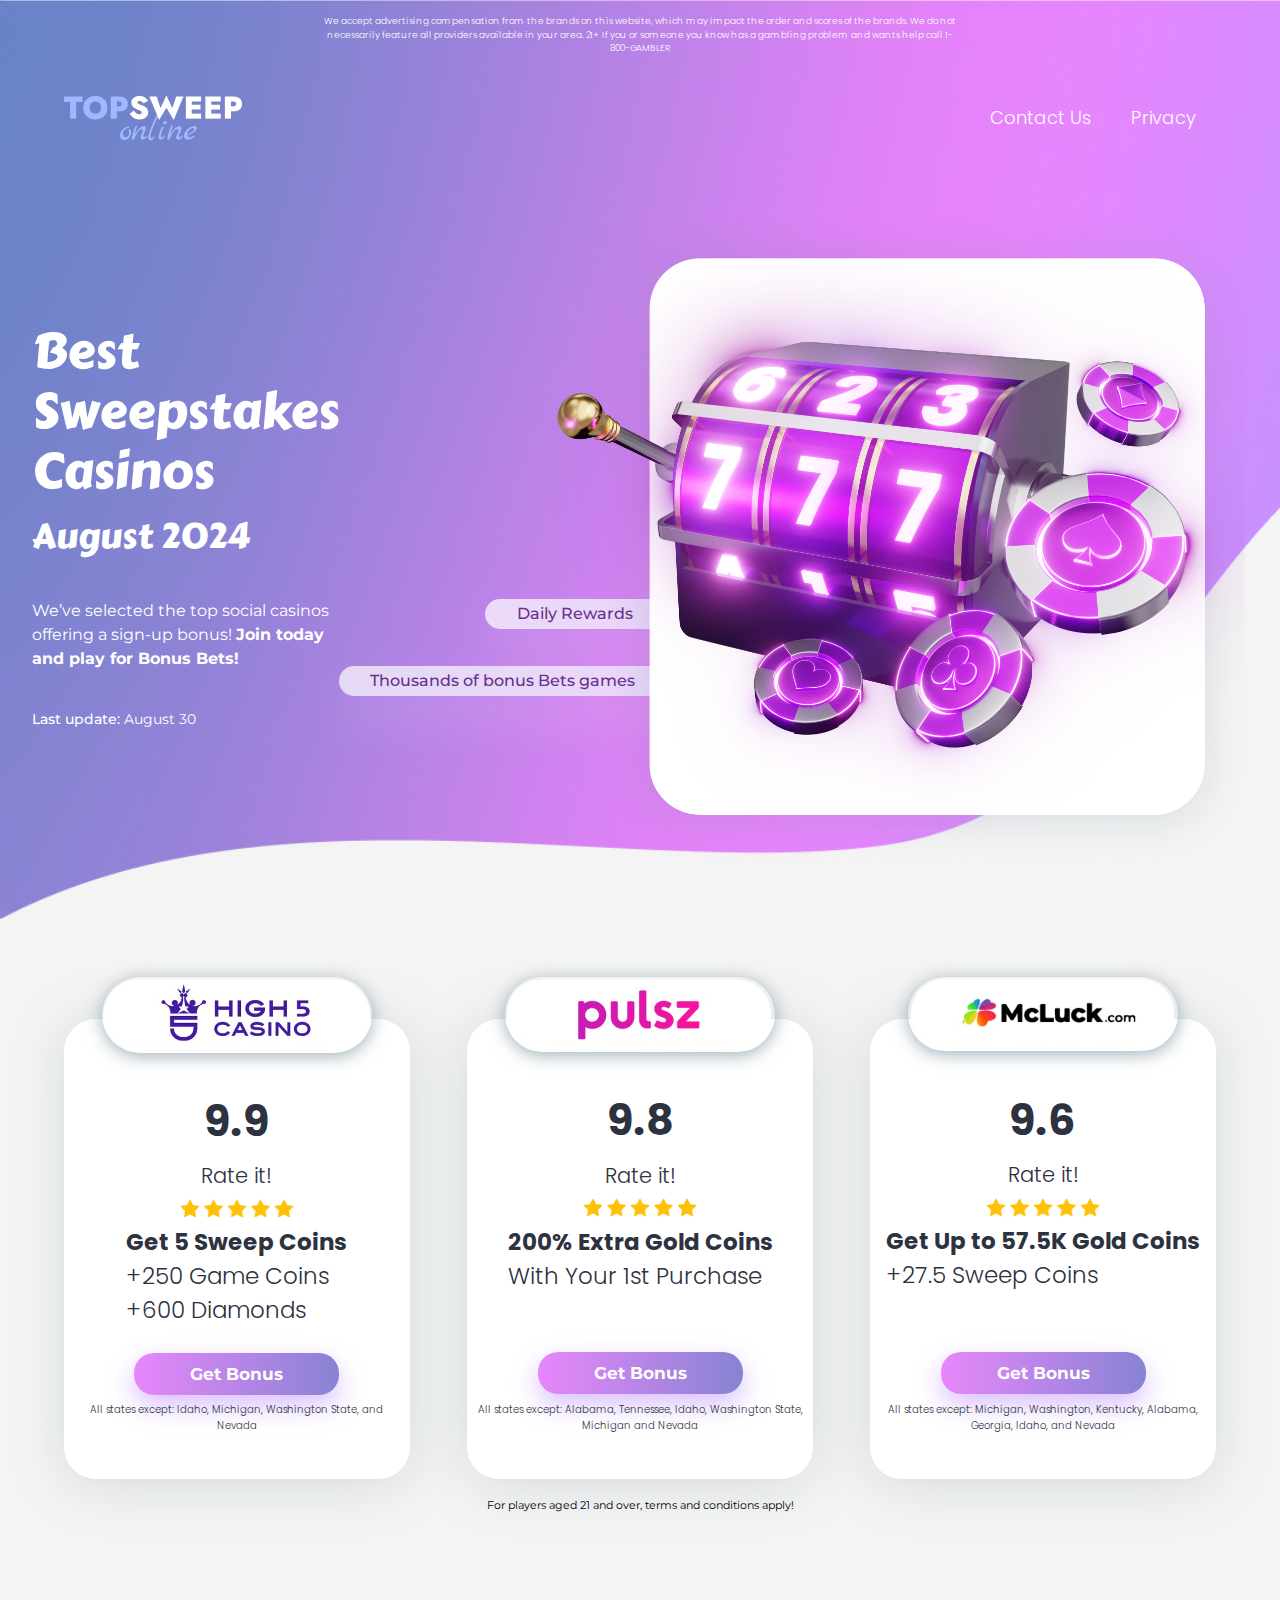
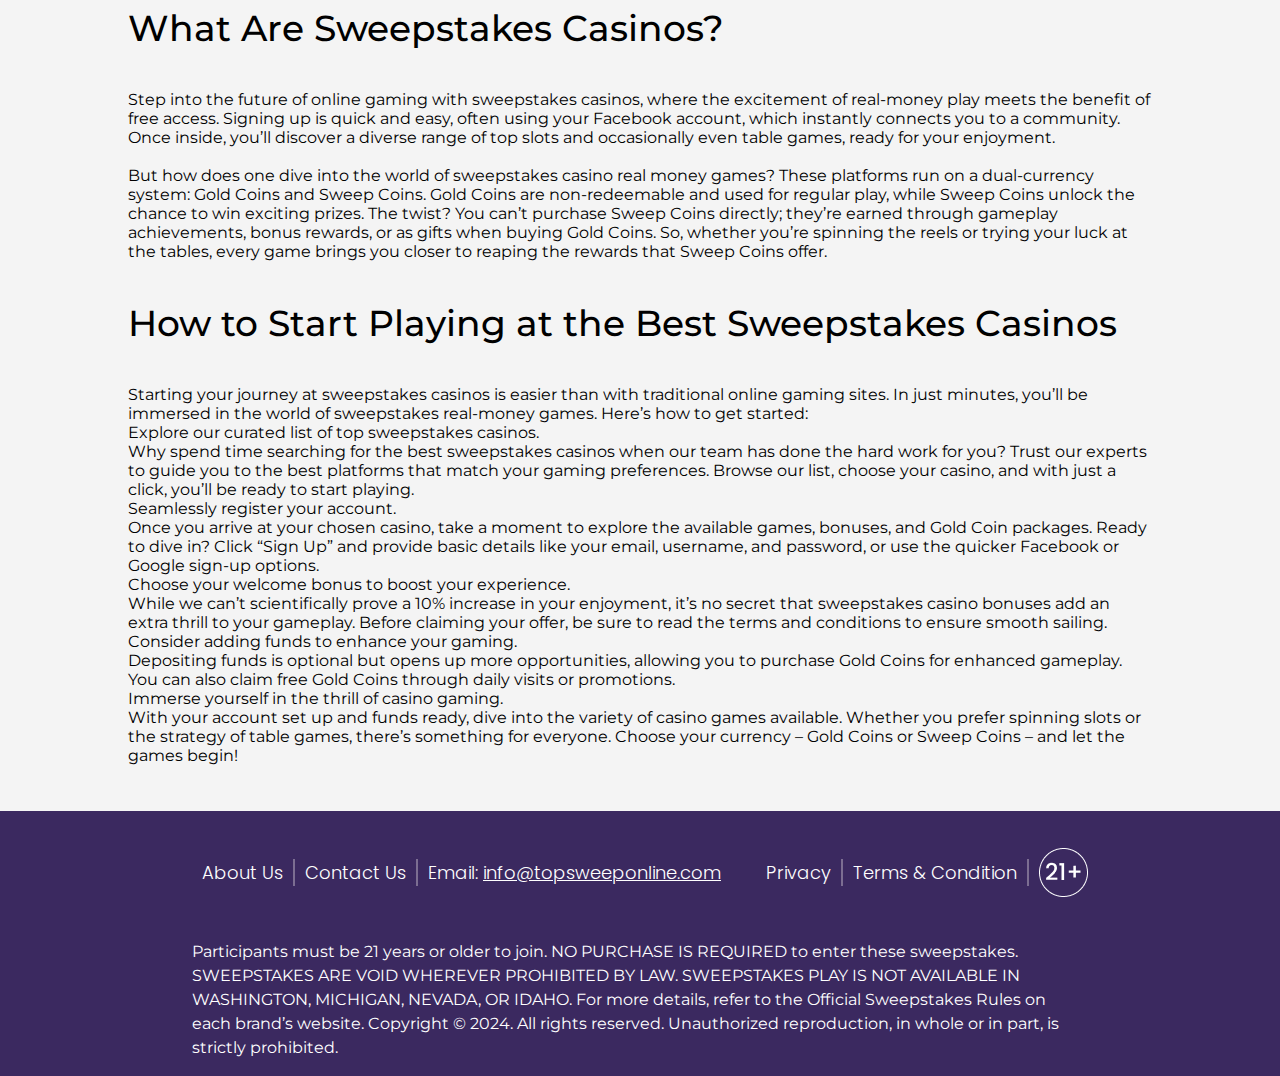
<file: index.html>
<!DOCTYPE html>
<html lang="en">
<head>
    <meta charset="UTF-8">
    <meta name="viewport" content="width=device-width, initial-scale=1.0">
    <title>TOPSWEEP online</title>
    <link rel="stylesheet" href="style/css.css">
    <link rel="shortcut icon" href="img/logo.png" type="image/x-icon">
</head>
<body>
    <div class="big_fon">
    <div class="top">
        <div class="top_blokc">
            <p>We accept advertising compensation from the brands on this website, which may impact the order and scores of the brands. We do not necessarily feature all providers available in your area. 21+ If you or someone you know has a gambling problem and wants help call 1-800-GAMBLER</p>
            <div class="top_cont">
                <img src="img/logo.png" alt="">
                <div class="top_text">
                    <a href="#contact">Contact Us</a>
                    <a href="privacy.html">Privacy</a>
                </div>
            </div>
        </div>
    </div>

    <div class="best">
        <div class="best_blokc">
            <div class="best_cont">
                <h1>Best Sweepstakes Casinos <span> August 2024 </span> </h1>
                <p>We’ve selected the top social casinos offering a sign-up bonus! <b>Join today and play for Bonus Bets!</b></p>
                <h5>Last update: <span> August 30 </span> </h5>
            </div>
            <div class="best_text">
                <h3>Daily Rewards</h3>
                <h4>Thousands of bonus Bets games</h4>
            </div>
            <img src="img/image.png" alt="">
        </div>
    </div>
</div>
    <div class="pulsz">
        <div class="pulsz_blokc">
            <div class="pulsz_cont">
                <img class="top_img" src="img/img-1.png" alt="">
                <h1>9.9</h1>
                <h2>Rate it!</h2>
                <img src="img/star.png" alt="">
                <div class="text_pulsz">
                <h3>Get 5 Sweep Coins</h3>
                <p>+250 Game Coins</p>
                <h4>+600 Diamonds</h4>
            </div>
                <a href="">Get Bonus</a>
                <p class="small">
                    All states except: Idaho, Michigan, Washington State, and Nevada
                </p>
            </div>
            <div class="pulsz_cont">
                <img class="top_img" src="img/img-2.png" alt="">
                <h1>9.8</h1>
                <h2>Rate it!</h2>
                <img src="img/star.png" alt="">
                <div class="text_pulsz">
                <h3>200% Extra Gold Coins</h3>
                <p>With Your 1st Purchase</p>
                </div>
                <a href="">Get Bonus</a>
                <p class="small">
                    All states except: Alabama, Tennessee, Idaho, Washington State, Michigan and Nevada
                </p>
            </div>
            <div class="pulsz_cont">
                <img class="top_img" src="img/img-3.png" alt="">
                <h1>9.6</h1>
                <h2>Rate it!</h2>
                <img src="img/star.png" alt="">
                <div class="text_pulsz">
                <h3>Get Up to 57.5K Gold Coins</h3>
                <p>+27.5 Sweep Coins</p>
                </div>
                <a href="">Get Bonus</a>
                <p class="small">
                    All states except: Michigan, Washington, Kentucky, Alabama, Georgia, Idaho, and Nevada
                </p>
            </div>
        </div>
    </div>


    <div class="text">
        <h5>For players aged 21 and over, terms and conditions apply!</h5>
    </div>

    <div class="sweepstakes" id="about">
        <div class="sweepstakes_blokc">
            <h1>What Are Sweepstakes Casinos? </h1>
            <p>
                Step into the future of online gaming with sweepstakes casinos, where the excitement of real-money play meets the benefit of free access. Signing up is quick and easy, often using your Facebook account, which instantly connects you to a community. Once inside, you’ll discover a diverse range of top slots and occasionally even table games, ready for your enjoyment.  
                <br><br>
                But how does one dive into the world of sweepstakes casino real money games? These platforms run on a dual-currency system: Gold Coins and Sweep Coins. Gold Coins are non-redeemable and used for regular play, while Sweep Coins unlock the chance to win exciting prizes. The twist? You can’t purchase Sweep Coins directly; they’re earned through gameplay achievements, bonus rewards, or as gifts when buying Gold Coins. So, whether you’re spinning the reels or trying your luck at the tables, every game brings you closer to reaping the rewards that Sweep Coins offer.
            </p>
            <h1>How to Start Playing at the Best Sweepstakes Casinos</h1>
            <p>
                Starting your journey at sweepstakes casinos is easier than with traditional online gaming sites. In just minutes, you’ll be immersed in the world of sweepstakes real-money games. Here’s how to get started: <br>  
                Explore our curated list of top sweepstakes casinos. <br>  
                Why spend time searching for the best sweepstakes casinos when our team has done the hard work for you? Trust our experts to guide you to the best platforms that match your gaming preferences. Browse our list, choose your casino, and with just a click, you’ll be ready to start playing. <br>  
                Seamlessly register your account. <br>  
                Once you arrive at your chosen casino, take a moment to explore the available games, bonuses, and Gold Coin packages. Ready to dive in? Click “Sign Up” and provide basic details like your email, username, and password, or use the quicker Facebook or Google sign-up options. <br>
                Choose your welcome bonus to boost your experience. <br>  
                While we can’t scientifically prove a 10% increase in your enjoyment, it’s no secret that sweepstakes casino bonuses add an extra thrill to your gameplay. Before claiming your offer, be sure to read the terms and conditions to ensure smooth sailing.  
                Consider adding funds to enhance your gaming. <br>  
                Depositing funds is optional but opens up more opportunities, allowing you to purchase Gold Coins for enhanced gameplay. You can also claim free Gold Coins through daily visits or promotions. <br>  
                Immerse yourself in the thrill of casino gaming. <br>  
                With your account set up and funds ready, dive into the variety of casino games available. Whether you prefer spinning slots or the strategy of table games, there’s something for everyone. Choose your currency – Gold Coins or Sweep Coins – and let the games begin!
            </p>
        </div>
    </div>

    <div class="about" id="contact">
        <div class="about_blokc">
            <div class="about_blokc_1">
                <a href="#about">About Us</a>
                <a href="#contact">Contact Us</a>
                <p>Email: <span> info@topsweeponline.com </span></p>
            </div>
            <div class="about_blokc_1">
                <a href="privacy.html">Privacy</a>
                <a href="terms.html">Terms & Condition</a>
                <img src="img/link.png" alt="">
            </div>
        </div>
    </div>
    <div class="must">
        <h3>Participants must be 21 years or older to join. NO PURCHASE IS REQUIRED to enter these sweepstakes. SWEEPSTAKES ARE VOID WHEREVER PROHIBITED BY LAW. SWEEPSTAKES PLAY IS NOT AVAILABLE IN WASHINGTON, MICHIGAN, NEVADA, OR IDAHO. For more details, refer to the Official Sweepstakes Rules on each brand’s website. Copyright © 2024. All rights reserved. Unauthorized reproduction, in whole or in part, is strictly prohibited.</h3>
    </div>
    
</body>
</html>
</file>
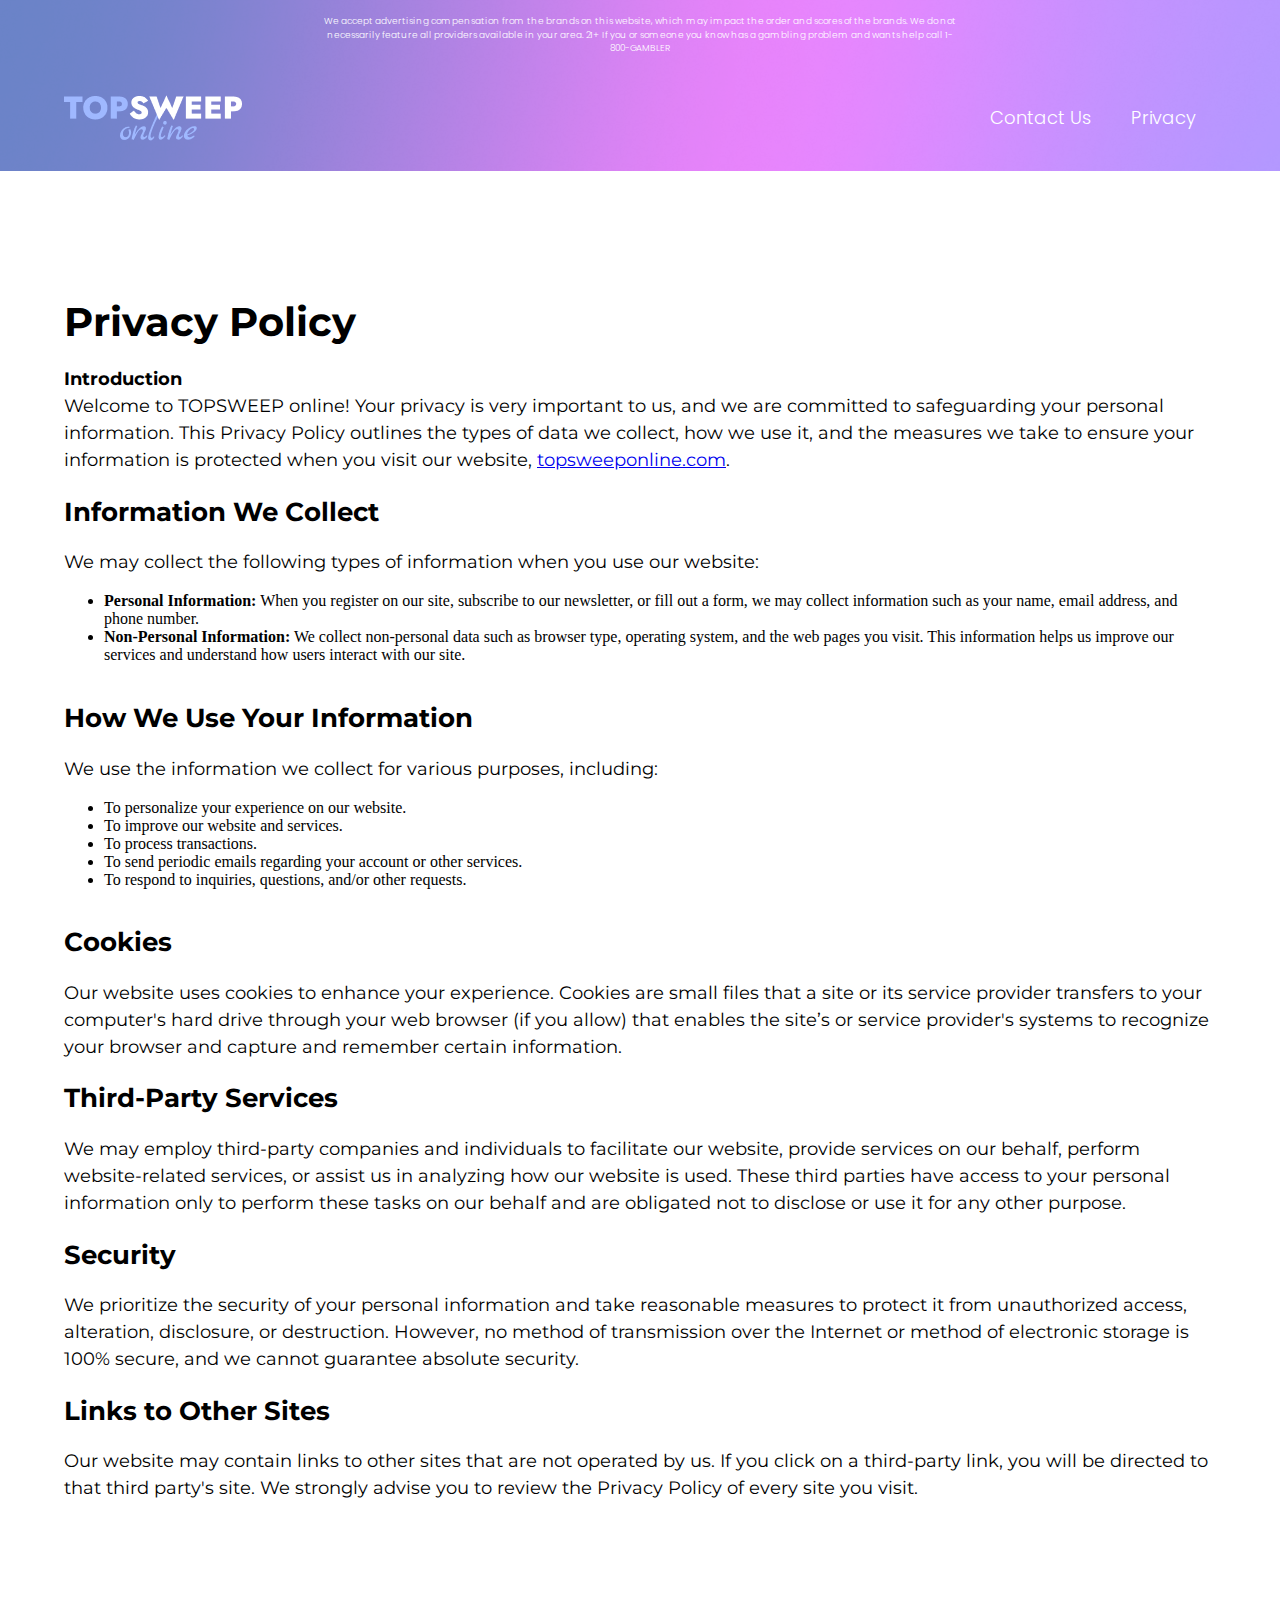
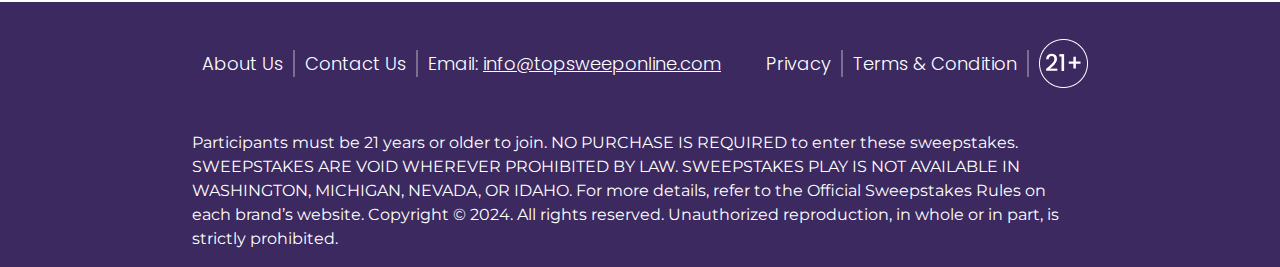
<file: privacy.html>
<!DOCTYPE html>
<html lang="en">
<head>
    <meta charset="UTF-8">
    <meta name="viewport" content="width=device-width, initial-scale=1.0">
    <title>TOPSWEEP online</title>
    <link rel="stylesheet" href="style/css.css">
    <link rel="shortcut icon" href="img/logo.png" type="image/x-icon">
</head>
<body>
    <div class="big_fon" style="background: url(img/privacy_bg.png);background-size: cover;">
    <div class="top">
        <div class="top_blokc">
            <p>We accept advertising compensation from the brands on this website, which may impact the order and scores of the brands. We do not necessarily feature all providers available in your area. 21+ If you or someone you know has a gambling problem and wants help call 1-800-GAMBLER</p>
            <div class="top_cont">
                <img src="img/logo.png" alt="">
                <div class="top_text">
                    <a href="#contact">Contact Us</a>
                    <a href="privacy.html">Privacy</a>
                </div>
            </div>
        </div>
    </div>
</div>
<div class="text_container">
    <div class="text_block privacy_text">
        <h1>Privacy Policy</h1>

        <p><strong>Introduction</strong></p>
        <p>Welcome to TOPSWEEP online! Your privacy is very important to us, and we are committed to safeguarding your personal information. This Privacy Policy outlines the types of data we collect, how we use it, and the measures we take to ensure your information is protected when you visit our website, <a href="topsweeponline.com">topsweeponline.com</a>.</p>

        <h2>Information We Collect</h2>
        <p>We may collect the following types of information when you use our website:</p>
        <ul>
            <li><strong>Personal Information:</strong> When you register on our site, subscribe to our newsletter, or fill out a form, we may collect information such as your name, email address, and phone number.</li>
            <li><strong>Non-Personal Information:</strong> We collect non-personal data such as browser type, operating system, and the web pages you visit. This information helps us improve our services and understand how users interact with our site.</li>
        </ul>

        <h2>How We Use Your Information</h2>
        <p>We use the information we collect for various purposes, including:</p>
        <ul>
            <li>To personalize your experience on our website.</li>
            <li>To improve our website and services.</li>
            <li>To process transactions.</li>
            <li>To send periodic emails regarding your account or other services.</li>
            <li>To respond to inquiries, questions, and/or other requests.</li>
        </ul>

        <h2>Cookies</h2>
        <p>Our website uses cookies to enhance your experience. Cookies are small files that a site or its service provider transfers to your computer's hard drive through your web browser (if you allow) that enables the site’s or service provider's systems to recognize your browser and capture and remember certain information.</p>

        <h2>Third-Party Services</h2>
        <p>We may employ third-party companies and individuals to facilitate our website, provide services on our behalf, perform website-related services, or assist us in analyzing how our website is used. These third parties have access to your personal information only to perform these tasks on our behalf and are obligated not to disclose or use it for any other purpose.</p>

        <h2>Security</h2>
        <p>We prioritize the security of your personal information and take reasonable measures to protect it from unauthorized access, alteration, disclosure, or destruction. However, no method of transmission over the Internet or method of electronic storage is 100% secure, and we cannot guarantee absolute security.</p>

        <h2>Links to Other Sites</h2>
        <p>Our website may contain links to other sites that are not operated by us. If you click on a third-party link, you will be directed to that third party's site. We strongly advise you to review the Privacy Policy of every site you visit.</p>
    
    </div>
</div>



    <div class="about" id="contact">
        <div class="about_blokc">
            <div class="about_blokc_1">
                <a href="index.html#about">About Us</a>
                <a href="#contact">Contact Us</a>
                <p>Email: <span> info@topsweeponline.com </span></p>
            </div>
            <div class="about_blokc_1">
                <a href="privacy.html">Privacy</a>
                <a href="terms.html">Terms & Condition</a>
                <img src="img/link.png" alt="">
            </div>
        </div>
    </div>
    <div class="must">
        <h3>Participants must be 21 years or older to join. NO PURCHASE IS REQUIRED to enter these sweepstakes. SWEEPSTAKES ARE VOID WHEREVER PROHIBITED BY LAW. SWEEPSTAKES PLAY IS NOT AVAILABLE IN WASHINGTON, MICHIGAN, NEVADA, OR IDAHO. For more details, refer to the Official Sweepstakes Rules on each brand’s website. Copyright © 2024. All rights reserved. Unauthorized reproduction, in whole or in part, is strictly prohibited.</h3>
    </div>
    
</body>
</html>
</file>
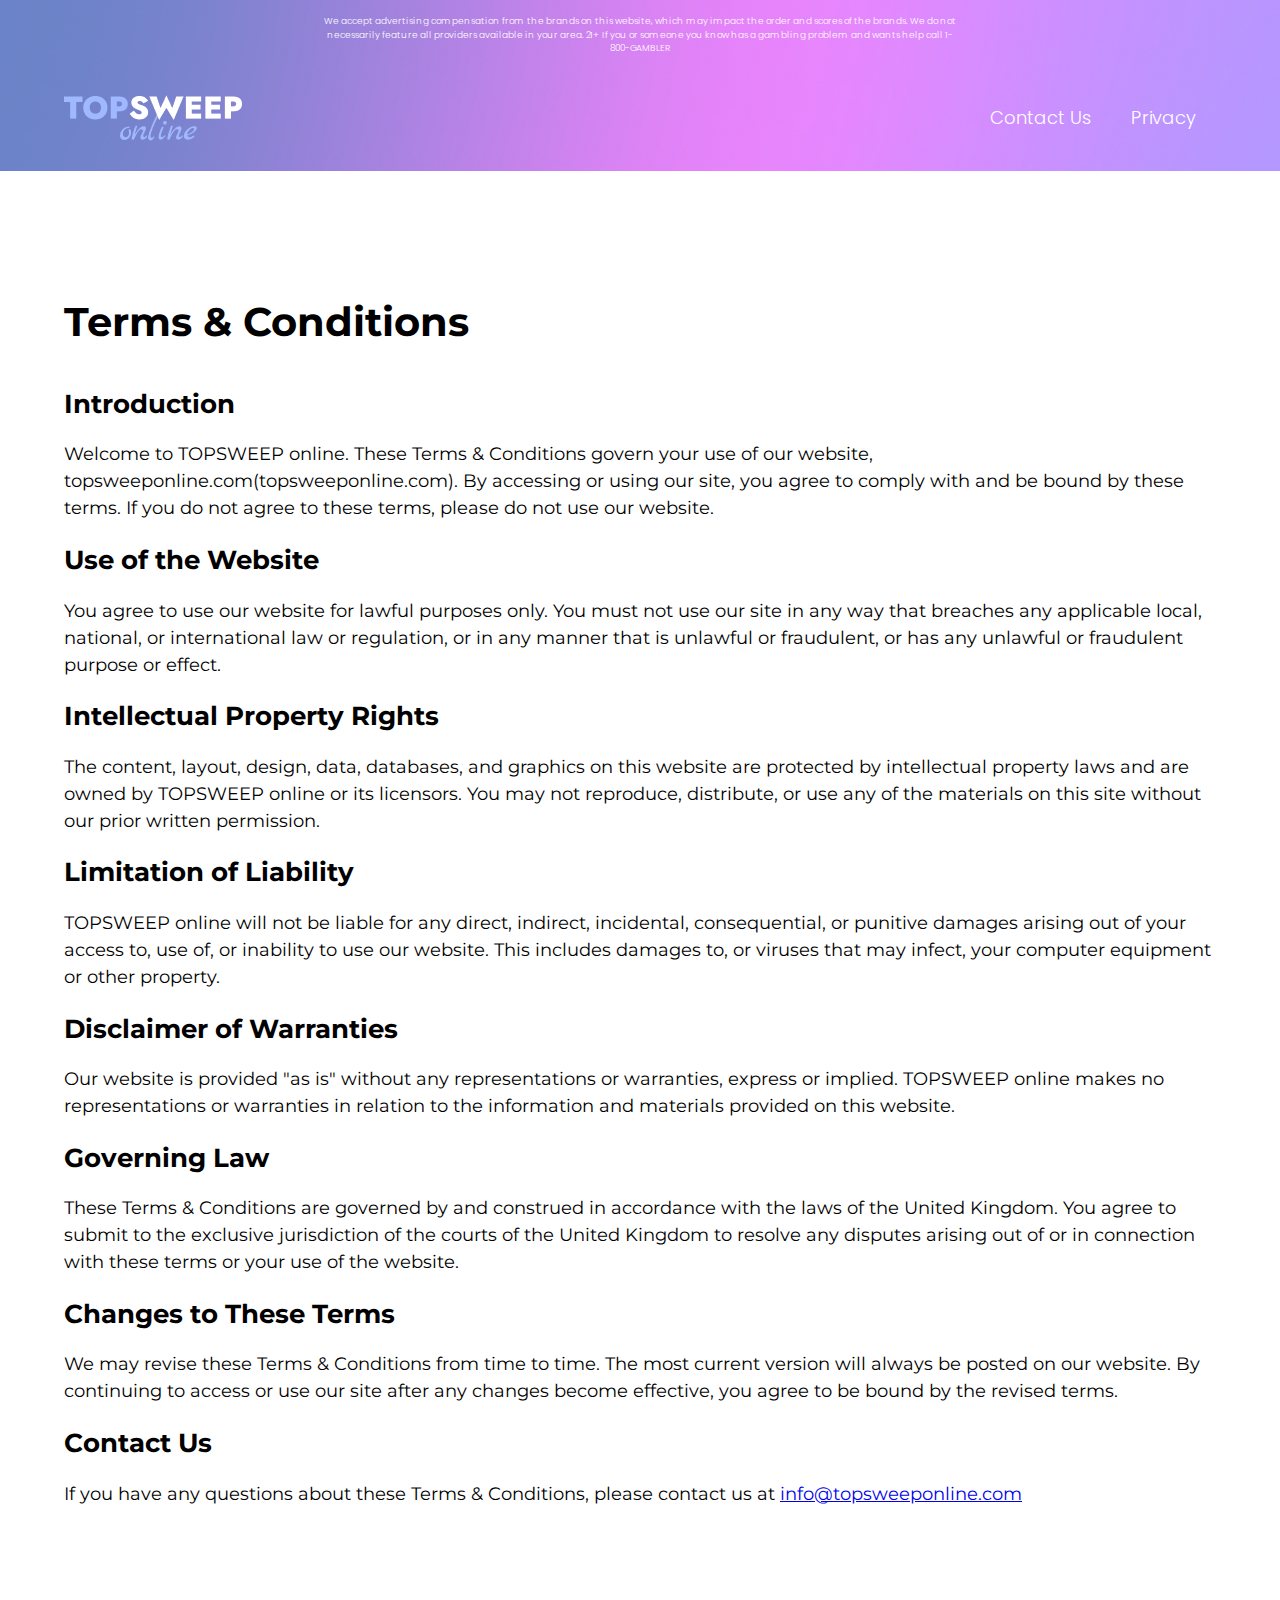
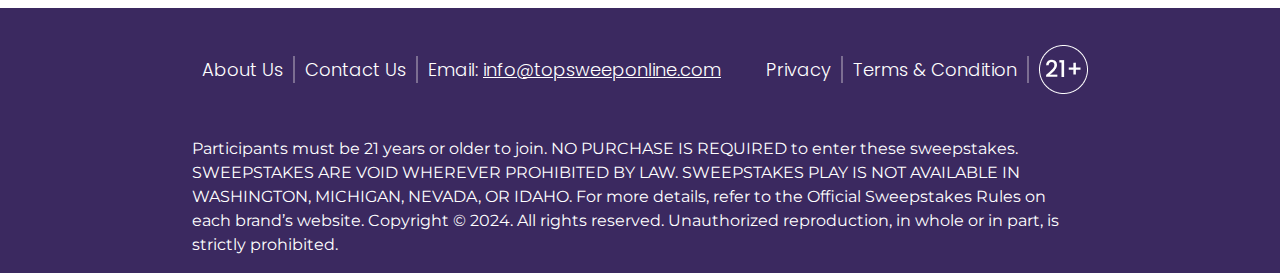
<file: terms.html>
<!DOCTYPE html>
<html lang="en">
<head>
    <meta charset="UTF-8">
    <meta name="viewport" content="width=device-width, initial-scale=1.0">
    <title>TOPSWEEP online</title>
    <link rel="stylesheet" href="style/css.css">
    <link rel="shortcut icon" href="img/logo.png" type="image/x-icon">
</head>
<body>
    <div class="big_fon" style="background: url(img/privacy_bg.png);background-size: cover;">
    <div class="top">
        <div class="top_blokc">
            <p>We accept advertising compensation from the brands on this website, which may impact the order and scores of the brands. We do not necessarily feature all providers available in your area. 21+ If you or someone you know has a gambling problem and wants help call 1-800-GAMBLER</p>
            <div class="top_cont">
                <img src="img/logo.png" alt="">
                <div class="top_text">
                    <a href="#contact">Contact Us</a>
                    <a href="privacy.html">Privacy</a>
                </div>
            </div>
        </div>
    </div>
</div>
<div class="text_container">
    <div class="text_block privacy_text">
        <h1>Terms & Conditions</h1>

        <h2>Introduction</h2>
        <p>Welcome to TOPSWEEP online. These Terms & Conditions govern your use of our website, topsweeponline.com(topsweeponline.com). By accessing or using our site, you agree to comply with and be bound by these terms. If you do not agree to these terms, please do not use our website.</p>

        <h2>Use of the Website</h2>
        <p>You agree to use our website for lawful purposes only. You must not use our site in any way that breaches any applicable local, national, or international law or regulation, or in any manner that is unlawful or fraudulent, or has any unlawful or fraudulent purpose or effect.</p>

        <h2>Intellectual Property Rights</h2>
        <p>The content, layout, design, data, databases, and graphics on this website are protected by intellectual property laws and are owned by TOPSWEEP online or its licensors. You may not reproduce, distribute, or use any of the materials on this site without our prior written permission.</p>

        <h2>Limitation of Liability</h2>
        <p>TOPSWEEP online will not be liable for any direct, indirect, incidental, consequential, or punitive damages arising out of your access to, use of, or inability to use our website. This includes damages to, or viruses that may infect, your computer equipment or other property.</p>

        <h2>Disclaimer of Warranties</h2>
        <p>Our website is provided "as is" without any representations or warranties, express or implied. TOPSWEEP online makes no representations or warranties in relation to the information and materials provided on this website.</p>

        <h2>Governing Law</h2>
        <p>These Terms & Conditions are governed by and construed in accordance with the laws of the United Kingdom. You agree to submit to the exclusive jurisdiction of the courts of the United Kingdom to resolve any disputes arising out of or in connection with these terms or your use of the website.</p>

        <h2>Changes to These Terms</h2>
        <p>We may revise these Terms & Conditions from time to time. The most current version will always be posted on our website. By continuing to access or use our site after any changes become effective, you agree to be bound by the revised terms.</p>

        <h2>Contact Us</h2>
        <p>If you have any questions about these Terms & Conditions, please contact us at <a href="mailto:info@topsweeponline.com">info@topsweeponline.com</a></p>
    </div>
</div>



    <div class="about" id="contact">
        <div class="about_blokc">
            <div class="about_blokc_1">
                <a href="index.html#about">About Us</a>
                <a href="#contact">Contact Us</a>
                <p>Email: <span> info@topsweeponline.com </span></p>
            </div>
            <div class="about_blokc_1">
                <a href="privacy.html">Privacy</a>
                <a href="terms.html">Terms & Condition</a>
                <img src="img/link.png" alt="">
            </div>
        </div>
    </div>
    <div class="must">
        <h3>Participants must be 21 years or older to join. NO PURCHASE IS REQUIRED to enter these sweepstakes. SWEEPSTAKES ARE VOID WHEREVER PROHIBITED BY LAW. SWEEPSTAKES PLAY IS NOT AVAILABLE IN WASHINGTON, MICHIGAN, NEVADA, OR IDAHO. For more details, refer to the Official Sweepstakes Rules on each brand’s website. Copyright © 2024. All rights reserved. Unauthorized reproduction, in whole or in part, is strictly prohibited.</h3>
    </div>
    
</body>
</html>
</file>
<file: style/css.css>
@font-face {
    font-family: 'poppins';
    src: url(../font/Poppins-Light.ttf);
}
@font-face {
    font-family: 'pop_b';
    src: url(../font/Poppins-Bold.ttf);
}
@font-face {
    font-family: 'carter one';
    src: url(../font/CarterOne-Regular.ttf);
}
@font-face {
    font-family: 'montserrat';
    src: url(../font/Montserrat-VariableFont_wght.ttf);
}
body,html{
    margin: 0;
    padding: 0;
}
.top{
    width: 100%;
    display: flex;
    justify-content: center;
}
.top_blokc{
    width: 90%;
    display: flex;
    flex-direction: column;
    align-items: center;
}
.top_blokc p{
    width: 55%;
    font-size: 9px;
    font-weight: 400;
    color: #FFFFFF;
    line-height: 150%;
    text-align: center;
    font-family: 'poppins';
    margin-top: 15px;
}
.top_cont{
    width: 100%;
    display: flex;
    flex-direction: row;
    justify-content: space-between;
    margin-top: 30px;
    align-items: center;
    margin-bottom: 30px;
}
.top_cont img{
    width: 178px;
    height: fit-content;
}
.top_text{
    display: flex;
}
.top_text a{
    font-size: 18px;
    font-weight: 500;
    color: #FFFFFF;
    font-family: 'poppins';
    text-decoration: none;
    margin-left: 20px;
    margin-right: 20px;
}
.best{
    width: 100%;
    display: flex;
    justify-content: center;
}
.big_fon{
    background: url(../img/fon-1.png);
    background-size: cover;
    background-position-y: bottom;
}
.best_blokc{
    width: 95%;
    display: flex;
    justify-content: space-between;
    align-items: center;
    margin-bottom: 50px;
}
.best_cont{
    display: flex;
    flex-direction: column;
    width: 37%;
}
.best_cont h1{
    font-size: 50px;
    font-weight: 400;
    color: #FFFFFF;
    font-family: 'carter one';
    line-height: 120%;
}
.best_cont h1 span{
    font-size: 35px;
}
.best_cont h5{
    font-size: 14px;
    font-weight: 500;
    color: #FFFFFF;
    font-family: 'montserrat';
}
.best_cont h5 span{
    font-weight: 400;
}
.best_blokc img{
    width:700px;
    height: fit-content;
}
.best_cont p{
    font-size: 16px;
    font-weight: 400;
    color: #FFFFFF;
    font-family: 'montserrat';
    margin-top: 0;
    line-height: 150%;
}
.best_text{
    display: flex;
    flex-direction: column;
    align-items: end;
    margin-top: 260px;
    margin-right: -110px;
}
.best_text h3{
    width: 180px;
    height: 30px;
    display: flex;
    justify-content: center;
    align-items: center;
    background: linear-gradient(90deg, rgba(255, 255, 255, 0.7) 0%, rgba(241, 250, 255, 0.7) 100%);
    box-shadow: 0px 24.6px 49.19px 0px #FFFFFF26;
    border-radius: 20px;
    font-size: 16px;
    font-weight: 500;
    color: #673189;
    font-family: 'montserrat';
    border-top-right-radius: 0px;
    border-bottom-right-radius: 0px;
}
.best_text h4{
    width: 326px;
    height: 30px;
    display: flex;
    justify-content: center;
    align-items: center;
    background: linear-gradient(90deg, rgba(255, 255, 255, 0.7) 0%, rgba(241, 250, 255, 0.7) 100%);
    box-shadow: 0px 24.6px 49.19px 0px #FFFFFF26;
    border-radius: 20px;
    font-size: 16px;
    font-weight: 500;
    color: #673189;
    font-family: 'montserrat';
    border-top-right-radius: 0px;
    border-bottom-right-radius: 0px;
}
.pulsz{
    width: 100%;
    display: flex;
    justify-content: center;
    background: #f4f4f4;
}
.pulsz_blokc{
    width: 90%;
    display: flex;
    justify-content: space-between;
    margin-top: 100px;
}
.pulsz_cont{
    display: flex;
    flex-direction: column;
    align-items: center;
    justify-content: space-evenly;
    width: 30%;
    height: 430px;
    background: #FFFFFF;
    box-shadow: 0px 4.26px 53.26px 0px #788F9C40;
    border-radius: 32px;
    padding-bottom: 30px;
}
.text_pulsz{
    display: flex;
    flex-direction: column;
    height: 120px;
}
.pulsz_cont:hover{
    box-shadow: 0px 4px 22.8px 0px #B900FF;

}

.pulsz_cont .top_img{
    width: 270px;
    height: fit-content;
    margin-top: -50px;
    box-shadow: 0px 3px 17px 0px #788f9cb6;
    border-radius: 40px;
}
.pulsz_cont h1{
    font-family: 'pop_b';
    font-size: 43px;
    font-weight: 900;
    color: #2D3241;
    margin-bottom: 0;
}
.pulsz_cont h2{
    font-family: 'poppins';
    font-size: 21px;
    font-weight: 500;
    color: #2D3241;
    margin-bottom: 0;
    margin-top: 0px;
}
.pulsz_cont img{
    width: 114px;
    height: fit-content;
}
.pulsz_cont h3{
    font-family: 'pop_b';
    font-size: 23px;
    font-weight: 700;
    color: #2D3241;
    margin-bottom: 0;
    margin-top: 0;
}
.pulsz_cont p{
    font-family: 'poppins';
    font-size: 23px;
    font-weight: 400;
    color: #2D3241;
    margin-bottom: 0;
    margin-top: 0;
}
.pulsz_cont h4{
    font-family: 'poppins';
    font-size: 23px;
    font-weight: 400;
    color: #2D3241;
    margin-top: 0;
    margin-bottom: 0;
}
.pulsz_cont a{
    display: flex;
    justify-content: center;
    align-items: center;
    width: 205px;
    height: 42px;
    background: linear-gradient(90deg, #E787FB 0%, #8783D3 100%);
    box-shadow: 0px 10.65px 26.63px 0px #AD70FB73;
    border-radius: 20px;
    font-size: 17px;
    font-weight: 700;
    color: #FFFFFF;
    font-family: 'montserrat';
    text-decoration: none;
}
.pulsz_cont a:hover{
 border: 1px solid #fff;
box-shadow: 0px 0px 12.4px 0px #9D3AFF;

}
.text_container{
    width: 100%;
    display: flex;
    justify-content: center;
}
.text_block{
    width: 90%;
    display: flex;
    flex-direction: column;
    margin-bottom: 100px;
    margin-top: 100px;
}
.text_block h1{
    font-family: 'montserrat';
font-size: 30px;
font-weight: 700;
text-align: left;
color: #000;
margin-bottom: 0px;
}
.text_block p{
    font-family: 'montserrat';
font-size: 16px;
font-weight: 400;
line-height: 150%;
text-align: left;
color: #000;
}
.privacy_text p{
    font-size: 18px;
    margin-top: 0px;
    margin-bottom: 0px;
}
.privacy_text h2{
    font-family: 'montserrat';
    font-size: 26px;
    color: #000;
}
.privacy_text h1{
    font-size: 40px;
    margin-bottom: 20px;
}
.pulsz_blokc h5{
    font-size: 11px;
    font-weight: 700;
    color: #000;
    font-family: 'montserrat';
}
.text{
    width: 100%;
    display: flex;
    justify-content: center;
    background: #f4f4f4;
}
.text h5{
    font-size: 11px;
    font-weight: 400;
    color: #000;
    font-family: 'montserrat';
    margin-bottom: 70px;
}
.sweepstakes{
    width: 100%;
    background: #f4f4f4;
    display: flex;
    justify-content: center;
}
.sweepstakes_blokc{
    width: 80%;
    display: flex;
    flex-direction: column;
    padding-bottom: 30px;
}
.sweepstakes_blokc h1{
    font-size: 36px;
    font-weight: 500;
    color: #000;
    font-family: 'montserrat';
}
.sweepstakes_blokc p{
    font-size: 16px;
    font-weight: 400;
    color: #000;
    font-family: 'montserrat';
}
.about{
    width: 100%;
    display: flex;
    justify-content: center;
    background: #150042D6;
}
.about_blokc{
    margin-top: 30px;
    width: 70%;
    display: flex;
    justify-content: space-between;
    align-items: center;
    margin-bottom: 20px;
    margin-left: 10px;
    margin-right: 10px;
}
.about_blokc_1{
    display: flex;
    flex-direction: row;
    align-items: center;
}
.about_blokc_1 a{
    font-size: 18px;
    font-weight: 500;
    color: #FFFFFF;
    font-family: 'poppins';
    text-decoration: none;
    border-right: 2px solid #7c6e92;
    padding-right: 10px;
    padding-left: 10px;
}
.about_blokc_1 p{
    font-size: 18px;
    font-weight: 500;
    color: #FFFFFF;
    font-family: 'poppins';
    text-decoration: none;
    padding-left: 10px;
}
.about_blokc_1 img{
    width: 49px;
    height: fit-content;
    padding-left: 10px;
}
.about_blokc_1 span{
    text-decoration: underline;

}
.must{
    width: 100%;
    display: flex;
    justify-content: center;
    background: #150042D6;
}
.must h3{
    width: 70%;
    font-size: 16px;
    font-weight: 400;
    color: #FFFFFF;
    font-family: 'montserrat';
    line-height: 150%;
}

.pulsz_cont .small{
    font-size: 10px;
    width: 95%;
    text-align: center;
    height: 40px;
}





@media screen and (max-width: 900px){
    .top_blokc p{
        width: 90%;
        margin-top: 55px;
        font-size: 8px;
    }
    .top_cont{
        flex-direction: column;
        align-items: center;
    }
    .best{
        margin-top: -1px;
    }
    .top_text{
        margin-top: 20px;
    }
    .best_blokc{
        flex-direction: column;
        align-items: center;
    }
    .best_cont{
        width: 90%;
    }
    .best_cont h1{
        text-align: center;
        font-size: 40px;
    }
    .best_cont p{
        text-align: center;
    }
    .best_cont h5{
        text-align: center;
    }
    .big_fon{
        background: url(../img/mob-fon.png);
        background-size: cover;
    }
  
    .best_text{
        margin-top: 50px;
        margin-right: -2.5%;
        width: 100%;
        align-items: end;
    }
    .best_blokc img{
        width: 95%;
    }
    .pulsz_blokc{
        flex-direction: column;
        align-items: center;
    }
    .pulsz_cont{
        width: 90%;
        margin-top: 65px;
    }
    .text h5{
        margin-top: 30px;
        font-size: 10px;
        text-align: center;
    }
    .sweepstakes_blokc h1{
        text-align: center;
    }
    .sweepstakes_blokc p{
        text-align: center;
    }
    .about_blokc{
        flex-direction: column;
        align-items: center;
    }
    .about_blokc_1{
        flex-wrap: wrap;
        justify-content: center;
    }
    .must h3 {
        text-align: center;
        font-size: 13px;
        margin-bottom: 30px;
    }
    .sweepstakes_blokc {
        width: 70%;
    }
    .about_blokc_1 p{
        font-size: 15px;
    }
    .about_blokc_1 a{
        font-size: 12px;
    }


}
</file>
